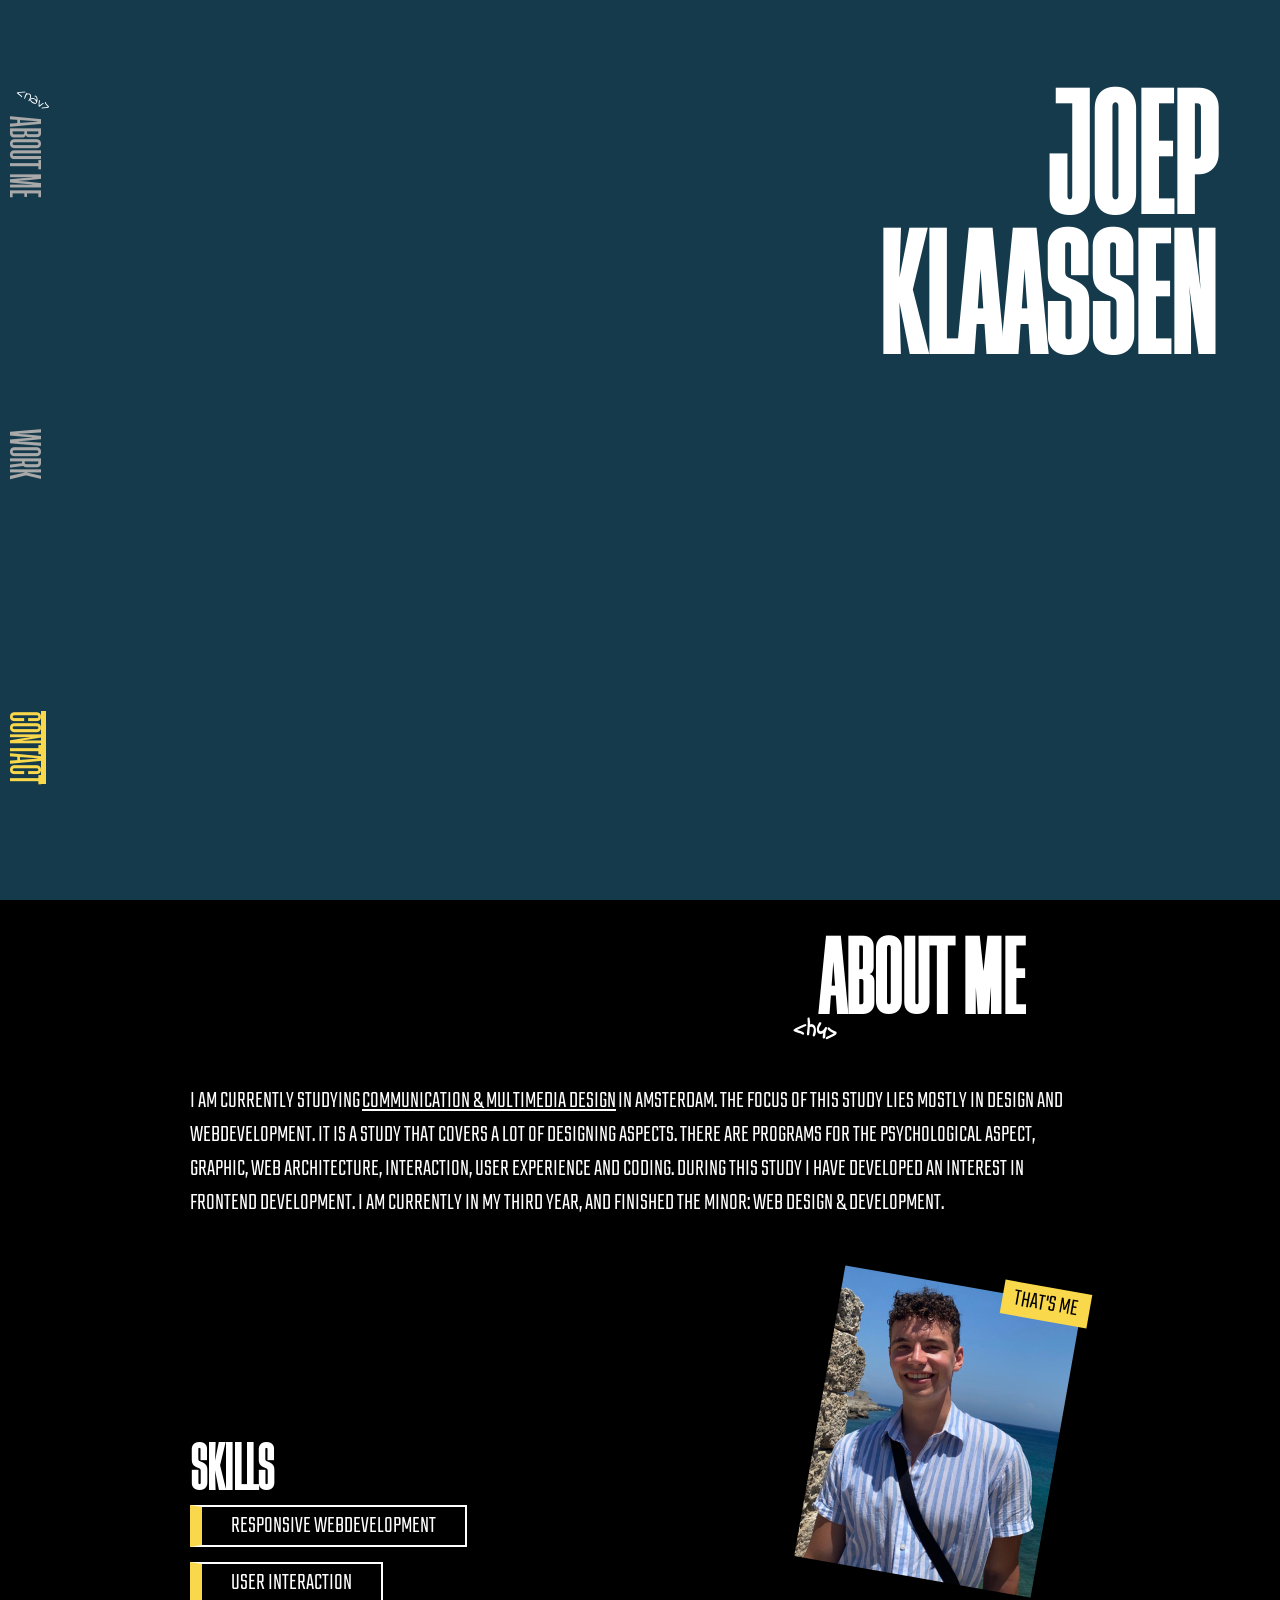
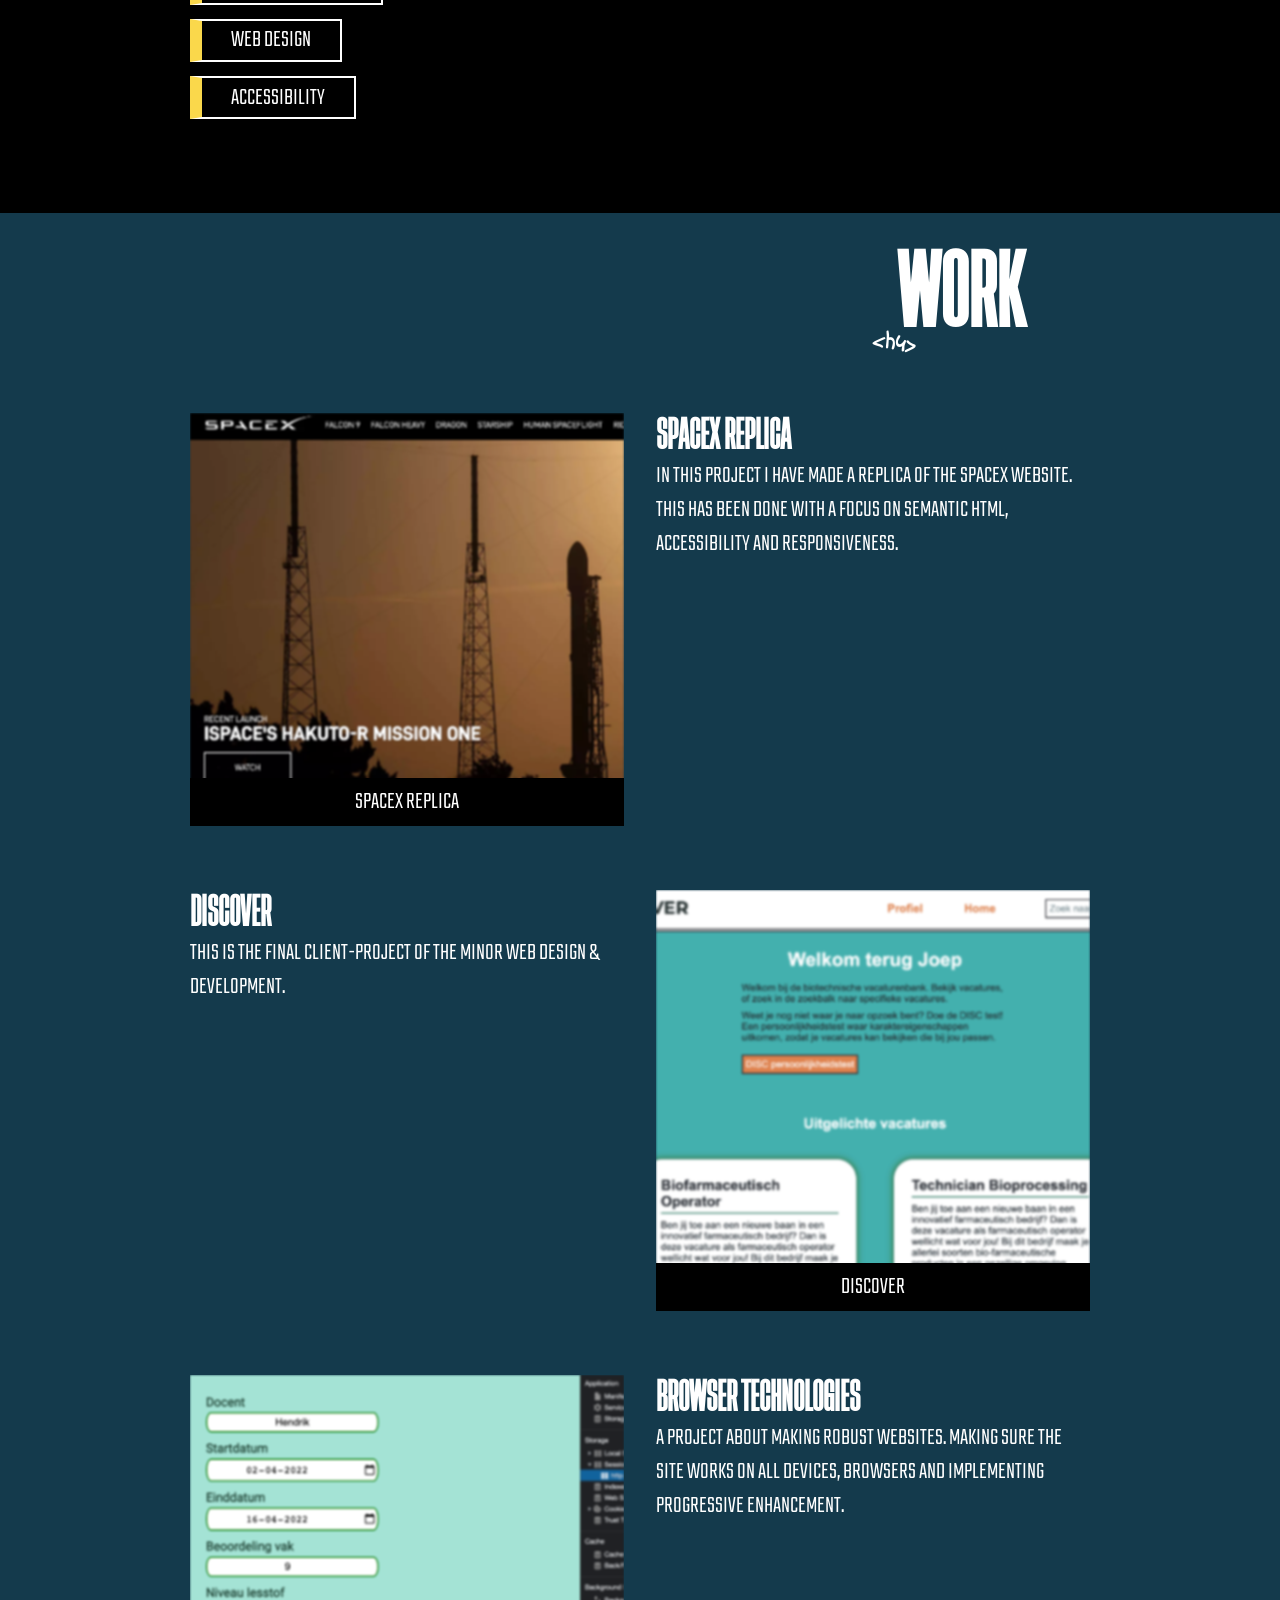
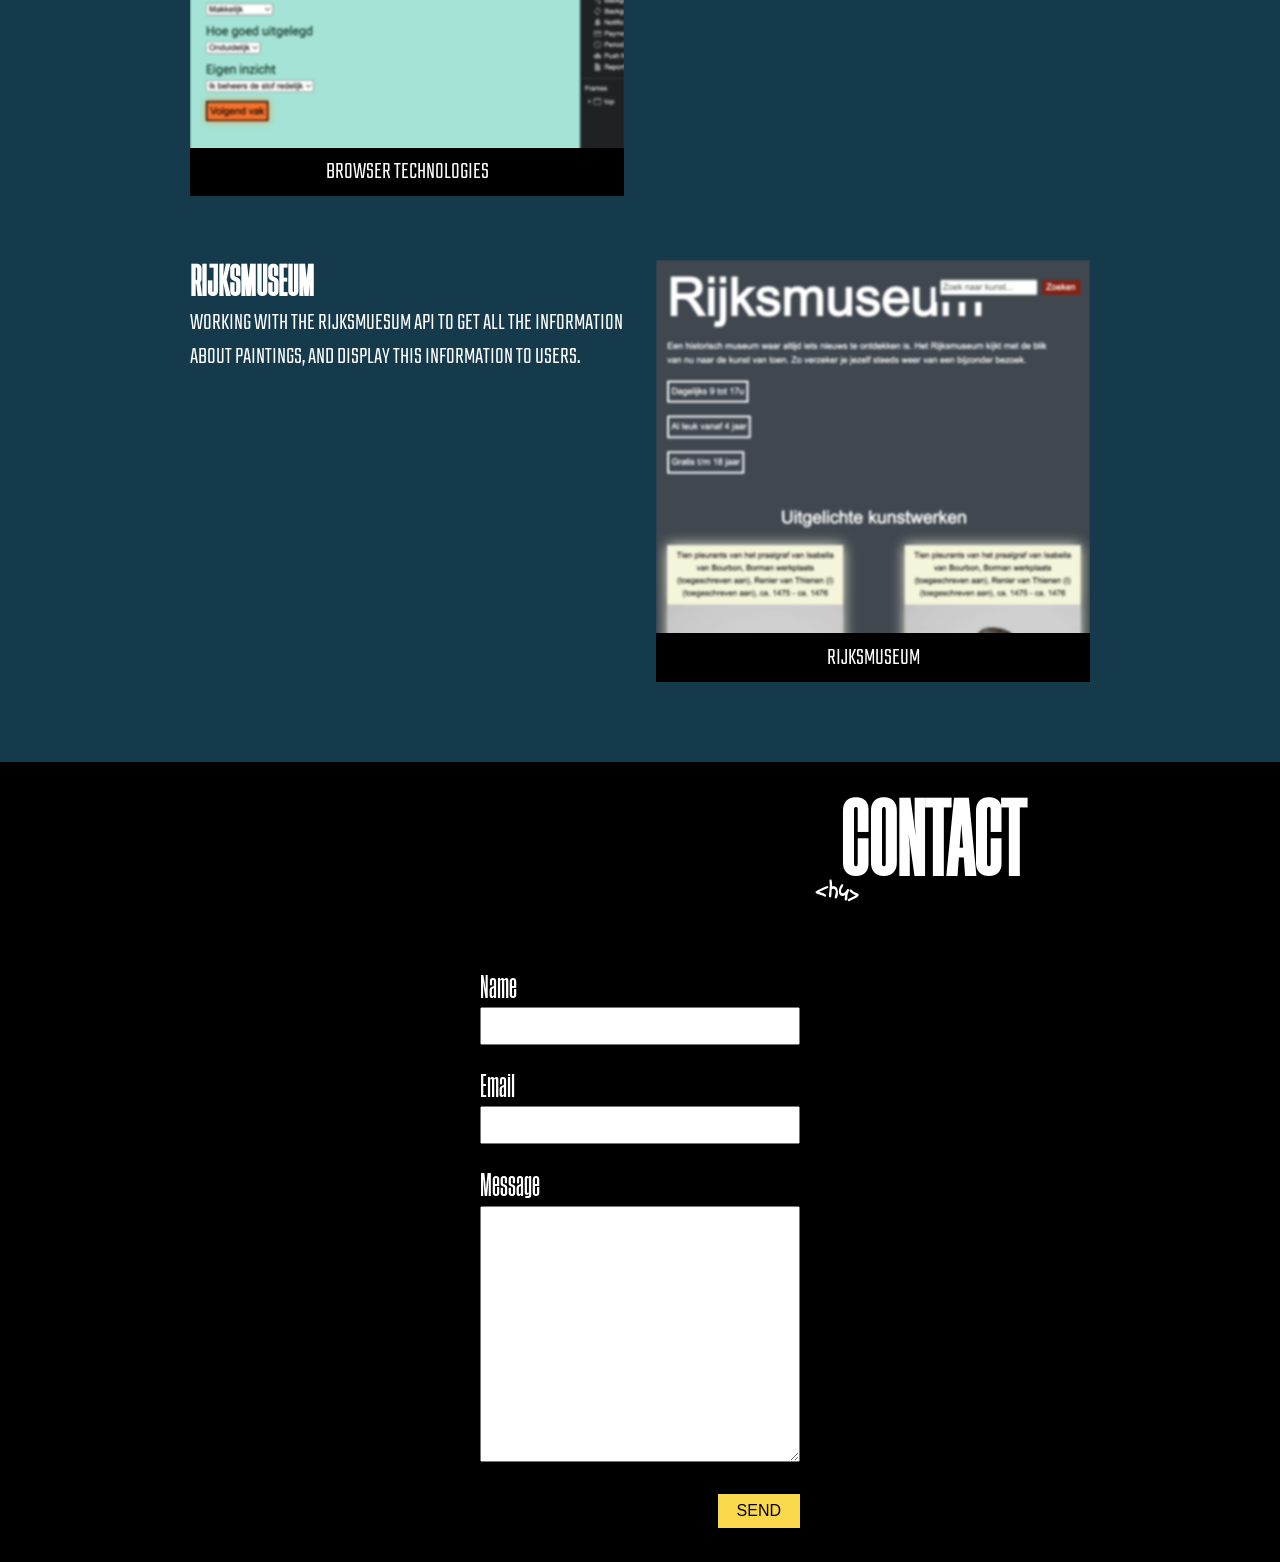
<file: index.html>
<!DOCTYPE html>
<html lang="en">
  <head>
    <meta charset="UTF-8" />
    <meta http-equiv="X-UA-Compatible" content="IE=edge" />
    <meta name="viewport" content="width=device-width, initial-scale=1.0" />
    <title>Joep Klaassen</title>
    <link rel="stylesheet" href="styles/index.css" />
  </head>
  <body>
    <header></header>

    <main>
      <aside>
        <nav>
          <a href="#aboutMe">About me</a>
          <a href="#work">Work</a>
          <a href="#contact">Contact</a>
        </nav>
      </aside>
      <section id="landing">
        <h1>Joep</h1>
        <h2>Klaassen</h2>
        <h3><span>Front</span><span>-</span><span>end</span></h3>
        <h3>
          <span>D</span><span>e</span><span>v</span><span>e</span><span>l</span
          ><span>o</span><span>p</span><span>e</span><span>r</span>
        </h3>
      </section>
      <section id="aboutMe">
        <h4>About me</h4>
        <div>
          <p>I am currently studying</p>
          <a href="https://www.hva.nl/opleiding/communication-and-multimedia-design/communication-and-multimedia-design.html" target="_blank">Communication & Multimedia Design</a>
          <p>
            in Amsterdam. The focus of this study lies mostly in design and
            webdevelopment. It is a study that covers a lot of designing
            aspects. There are programs for the psychological aspect, graphic,
            web architecture, interaction, user experience and coding. During
            this study I have developed an interest in frontend development. I
            am currently in my third year, and finished the minor: Web design &
            Development.
          </p>
          <img src="./images/portret.jpg" alt="Portret" />
          <p>That's me</p>
          <h5>Skills</h5>
          <ul>
            <li>
              <p>Responsive webdevelopment</p>
            </li>
            <li>
              <p>User interaction</p>
            </li>
            <li>
              <p>Web design</p>
            </li>
            <li>
              <p>Accessibility</p>
            </li>
          </ul>
        </div>
      </section>
      <section id="work">
        <h4>Work</h4>
        <ul>
          <li>
            <a href="https://joepkl.github.io/FvD/" target="blank"
              ><img src="./images/spaceX.png" alt="SpaceX"
            /></a>
            <p>SpaceX replica</p>
          </li>
          <li>
            <div>
              <h5>SpaceX replica</h5>
              <p>
                In this project I have made a replica of the SpaceX website.
                This has been done with a focus on semantic HTML, accessibility
                and responsiveness.
              </p>
            </div>
          </li>
          <li>
            <div>
              <h5>Discover</h5>
              <p>
                This is the final client-project of the minor Web design &
                development.
              </p>
            </div>
          </li>
          <li>
            <a href="https://github.com/Joepkl/Discover" target="blank"
              ><img src="./images/discover.png" alt="Discover"
            /></a>
            <p>Discover</p>
          </li>
          <li>
            <a
              href="https://github.com/Joepkl/browser-technologies-2122"
              target="blank"
              ><img
                src="./images/browsertechnologies.png"
                alt="Browser technologies"
            /></a>
            <p>Browser technologies</p>
          </li>
          <li>
            <div>
              <h5>Browser technologies</h5>
              <p>
                A project about making robust websites. Making sure the site
                works on all devices, browsers and implementing progressive
                enhancement.
              </p>
            </div>
          </li>
          <li>
            <div>
              <h5>Rijksmuseum</h5>
              <p>
                Working with the Rijksmuesum API to get all the information
                about paintings, and display this information to users.
              </p>
            </div>
          </li>
          <li>
            <a
              href="https://github.com/Joepkl/progressive-web-apps-2122"
              target="blank"
              ><img src="./images/rijksmuseum.png" alt="Rijksmuseum"
            /></a>
            <p>Rijksmuseum</p>
          </li>
        </ul>
      </section>
      <section id="contact">
        <h4>Contact</h4>

          <form action="https://formsubmit.co/c8ac03b15a0eca25122aaeaf09665200" method="POST" class="contact">
          <input type="hidden" name="_captcha" value="false" />
          <div class="form">
            <label for="name">Name</label>
            <input type="text" name="name" id="name" required autocomplete="off" />
          </div>
          <div class="form">
            <label for="email">Email</label>
            <input type="email" name="email" id="email" required autocomplete="off"/>
          </div>
          <div class="form">
            <label for="message">Message</label>
            <textarea name="message" cols="30" rows="2" id="message" required></textarea>
          </div>
          <button type="submit">Send</button>
        </form>
        </div>
      </section>

      <div id="cursorBox"></div>
    </main>

    <footer></footer>

    <script src="scripts/index.js"></script>
  </body>
</html>
</file>
<file: styles/index.css>
* {
  margin: 0;
  padding: 0;
}

:root {
  --detailColor: #fad84b;
  --backgroundColor: #143a4c;
  --backgroundColor2: #000000;
  --textColor: #ffffff;
  --grey: darkgrey;
}

@font-face {
  font-family: Tusker;
  src: url(../fonts/TuskerGrotesk-3500Medium.ttf);
}

@font-face {
  font-family: Indie;
  src: url(../fonts/IndieFlower-Regular.ttf);
}

@font-face {
  font-family: Teko;
  src: url(../fonts/Teko-Light.ttf);
}

html {
  scroll-behavior: smooth;
}

body {
  font-family: Tusker;
  width: 100%;
  height: 100%;
  overflow-x: hidden;
}

main {
  background-color: var(--backgroundColor);
}

/* Landingspagina */
section#landing {
  height: 100vh;
  min-height: 50em;
  position: relative;
}

h1,
h2 {
  color: var(--textColor);
  font-size: 7em;
  line-height: 1.1;
  position: relative;
  width: fit-content;
  text-transform: uppercase;
  margin-left: auto;
  margin-right: 0.5em;
}

h1 {
  padding-top: 1em;
}

h1::after,
h2::after {
  content: "";
  width: calc(100% + 0.5em);
  height: 100%;
  background-color: var(--detailColor);
  left: 0;
  position: absolute;
  transform: scaleX(0);
  transition: transform 0.5s;
  transform-origin: right;
}

h1.test::after,
h2.test::after {
  transform: scaleX(1);
  transform-origin: left;
}

/* Front end developer animatie */
h3 {
  color: var(--detailColor);
  font-size: 5em;
  line-height: 1.1;
  width: fit-content;
  margin: 1em 0.5em 0 auto;
  text-transform: uppercase;
}

h3 span {
  opacity: 0;
}

h3:first-of-type span.verschijn {
  opacity: 1;
}

h3:nth-of-type(2) span.typing {
  opacity: 1;
}

h3:nth-of-type(2) {
  margin-top: 0;
}

/* Muis volgen animatie */
#cursorBox {
  position: absolute;
  width: 15px;
  height: 15px;
  border: 3px solid white;
  pointer-events: none;
  transform: translate(-50%, -50%);
  border-radius: 50%;
  transition: 0s;
  opacity: 1;
  left: -3em;
}

div#cursorBox.mouseDown {
  width: 30px;
  height: 30px;
}

div#cursorBox.mobile {
  display: none;
}

/* Aside navigatie */
aside {
  position: sticky;
  top: 0;
  z-index: 9;
}

aside nav {
  height: 100vh;
  width: fit-content;
  display: flex;
  flex-direction: column;
  justify-content: space-around;
  align-items: start;
  position: absolute;
}

aside a:first-of-type::before {
  content: "<nav>";
  display: inline-block;
  writing-mode: horizontal-tb;
  transform: rotate(30deg);
  font-size: 0.5em;
  position: absolute;
  top: -1.8em;
  left: 1em;
  font-family: Indie;
  text-transform: lowercase;
  color: var(--textColor);
}

aside a {
  color: var(--grey);
  text-decoration: none;
  font-size: 2em;
  writing-mode: vertical-rl;
  position: relative;
  text-transform: uppercase;
  transition: .5s;
}

aside a:hover{
  color: var(--textColor);
}

aside a::after {
  content: "";
  background-color: var(--detailColor);
  width: 0.15em;
  height: 100%;
  position: absolute;
  top: 0;
  left: 90%;
  opacity: 0;
  transition: 0.5s;
}

/* Aside navigatie  active animatie */
aside a.active::after {
  opacity: 1;
}

aside a.active{
  color: var(--detailColor);
}





/* About me pagina */
section#aboutMe {
  background-color: var(--backgroundColor2);
}

h4 {
  color: var(--textColor);
  font-size: 5em;
  width: fit-content;
  text-transform: uppercase;
  margin: 0 0.5em 0.8em auto;
  line-height: 1;
  padding-top: 0.5em;
  position: relative;
  transition: 0.5s;
  opacity: 0;
  transform: rotate(30deg) translateY(0.5em);
}

h4::before {
  content: "<h4>";
  font-size: 0.3em;
  text-transform: lowercase;
  font-family: Indie;
  position: absolute;
  top: 100%;
  left: -1em;
  transform: rotate(10deg);
}

h5 {
  color: var(--textColor);
  font-family: Tusker;
  font-size: 3em;
  text-transform: uppercase;
  margin-top: 0.7em;
}

section#aboutMe div {
  margin-left: 5em;
  margin-right: 1.2em;
  max-width: 900px;
  position: relative;
}

div > p {
  font-family: Teko;
  text-transform: uppercase;
  color: var(--textColor);
  font-size: 1.5em;
  display: inline;
}

div > a {
  font-size: 1.5em;
  font-family: Teko;
  color: var(--textColor);
  width: fit-content;
  text-transform: uppercase;
  transition: .5s;
}

div a:hover{
  color: var(--detailColor);
}

section#aboutMe div > img {
  width: 10em;
  display: block;
  transform: rotate(10deg);
  margin: 4em 2em 0 auto;
  transition: 0.5s;
}

section#aboutMe div > img:hover {
  transform: scale(1.3);
}

section#aboutMe div > p:nth-of-type(3) {
  position: absolute;
  background-color: var(--detailColor);
  color: var(--backgroundColor2);
  padding: 0 0.5em;
  transform: rotate(10deg);
  bottom: 24em;
  right: 0;
}

section#aboutMe div > ul {
  padding-bottom: 5em;
  list-style: none;
}

section#aboutMe div > ul p {
  font-size: 1.5em;
  text-transform: uppercase;
  font-family: Teko;
  color: var(--textColor);
  width: fit-content;
  border: solid 0.1em var(--textColor);
  padding: 0.1em 1em;
  margin-bottom: 0.6em;
  transition: 0.5s;
}

section#aboutMe div > ul p:hover {
  transform: translateX(3em);
  color: var(--detailColor);
  border: solid 0.1em var(--detailColor);
}

section#aboutMe div > ul li p.skillsAnimatie{
  border-left: solid .5em var(--detailColor);
  padding: 0.1em 1.2em;
}





/* Work pagina */
section#work ul {
  list-style: none;
  margin-left: 5em;
}

section#work ul li {
  width: calc(100vw - 2em - 5em);
  margin-bottom: 2em;
  position: relative;
  overflow: hidden;
  transform: translateY(3em);
  opacity: 0;
  transition: 0.5s;
}

section#work ul img {
  width: 100%;
  filter: blur(1px);
  transition: 0.5s;
}

section#work ul a {
  height: 100%;
  display: block;
}

section#work ul li:last-of-type {
  margin-bottom: 5em;
}

section#work ul li > p {
  font-family: Teko;
  color: var(--textColor);
  background-color: var(--backgroundColor2);
  font-size: 1.5em;
  position: absolute;
  text-align: center;
  text-transform: uppercase;
  bottom: 0;
  width: 100%;
  padding: 0.3em 0;
  transition: 0.5s;
}

section#work ul li:hover p {
  transform: translateY(2em);
}

section#work ul li:hover img {
  transform: scale(1.1);
  filter: blur(0);
}

section#work h5 {
  margin-top: 0;
  font-size: 2em;
}

section #work p{
  font-size: 1em;
}



/* Beschrijvingen projecten zichtbaar alleen bij (min width desktop) */
section#work ul li:nth-of-type(2),
section#work ul li:nth-of-type(3),
section#work ul li:nth-of-type(6),
section#work ul li:nth-of-type(7) {
  display: none;
}





/* Contact pagina */
section#contact {
  min-height: 50em;
  background-color: var(--backgroundColor2);
}
section#contact ul p {
  font-size: 1.5em;
  color: var(--textColor);
  text-transform: uppercase;
  font-family: Teko;
}

section#contact > div {
  margin-left: 5em;
  margin-right: 1.2em;
  position: relative;
}


form{
  margin: 4em 2.5em 0 5em;
  position: relative;
}

form label{
  color: var(--textColor);
  font-size: 1.5em;
  margin-bottom: .1em;
  margin-top: 1em;
}

form input{
  font-size: 1.5em;
  font-family: Teko;
  padding: 0 .5em;
}

div.form{
  display: flex;
  flex-direction: column;
}

textarea{
  height: 10em;
  padding: .3em;
  font-size: 1.5em;
  font-family: Teko;
  color: var(--backgroundColor2);
}

button{
  background-color: var(--detailColor);
  border: none;
  padding: .3em 1em;
  text-transform: uppercase;
  font-size: 1em;
  margin-left: 5em;
  margin-top: 2em;
  cursor: pointer;
  color: var(--backgroundColor2);
  position: absolute;
  right: 0;
  transition: .5s;
  border: solid .2em var(--detailColor);
}

button:hover{
  box-shadow: inset 0 -55px 0 0 var(--backgroundColor2);
  color: var(--detailColor);
  border: solid .2em var(--detailColor);
}






/* Titel animatie */
.titelAnimatie {
  transform: rotate(0deg) translateX(0) translateY(0);
  opacity: 1;
}

/* Work animatie */
section#work ul li.workAnimatie {
  transform: translateY(0);
  opacity: 1;
}








/* Niet muis volgen bij tablet/mobiel */
@media only screen and (max-width: 960px) {
  #cursorBox {
    display: none;
  }
}

/* Geen hover interactie bij tablet/mobiel */
@media only screen and (max-width: 960px) {
  section#aboutMe div > ul p:hover{
    transform: translateX(3em);
    color: var(--textColor);
    border: solid 0.1em var(--textColor);
  }
  section#aboutMe div > img:hover {
    transform: rotate(10deg) scale(1);
  }
  section#aboutMe div > ul p:hover {
    transform: translateX(0);
  }
  section#work ul li:hover p {
    transform: translateY(0);
  }
  section#work ul li:hover img {
    transform: scale(1);
    filter: blur(1px);
  }
}

/* Breakpoint fixes */
@media only screen and (max-width: 380px) {
  h1,
  h2 {
    font-size: 6em;
    margin-right: 0.3em;
  }
  h3 {
    font-size: 4em;
    margin-right: 1em;
  }
}


@media only screen and (min-width: 500px){
  form{
    width: 20em;
    margin: 4em auto 0 auto;
  }
}



@media only screen and (min-width: 600px) {
  h3 {
    margin: .3em auto 0 2em;
    font-size: 6em;
  }
  h1,
  h2 {
    font-size: 8em;
  }
  h1 {
    padding-top: 0.7em;
  }

  section#aboutMe div > img {
    width: 15em;
  }
  section#aboutMe h5 {
    margin-top: -0.5em;
  }
  section#aboutMe div > p:nth-of-type(3) {
    bottom: 25.5em;
  }
  section#work ul {
    display: flex;
    flex-wrap: wrap;
    gap: 2em;
    margin-right: 2em;
  }
  section#work ul li {
    width: calc(50vw - 4.5em);
  }
  section#work ul li:nth-of-type(3) {
    margin-bottom: 5em;
  }
  section#work ul li:nth-of-type(2),
  section#work ul li:nth-of-type(3),
  section#work ul li:nth-of-type(6),
  section#work ul li:nth-of-type(7) {
    display: block;
  }
}


@media only screen and (min-width: 800px) {
  section#aboutMe h5 {
    margin-top: -3em;
  }
  section#aboutMe div > p:nth-of-type(3) {
    bottom: 20.5em;
  }
}

@media only screen and (min-width: 980px) {
  h4 {
    margin-right: 2em;
  }
  h3 {
    margin: 20vh auto 0 20vw;
  }
  section#aboutMe div {
    margin-left: 11em;
    margin-right: 8em;
  }
  section#work ul {
    margin-left: 11em;
    margin-right: 8em;
    margin-top: 5em;
  }
  section#work ul li {
    width: calc(50% - 1em);
  }
}

@media only screen and (min-width: 1200px) {
  h4 {
    margin-right: 20vw;
  }
  section#aboutMe div {
    margin-left: 20vw;
    margin-right: 20vw;
  }
  section#work ul {
    margin: 0 auto;
    margin-top: 5em;
    max-width: 900px;
  }
  section#work ul li {
    width: calc(50% - 1em);
  }
  section#aboutMe div{
    margin: 0 auto;
  }
}

@media only screen and (min-width: 1500px){
  h1, h2{
    margin-right: 30vw;
  }
  h3{
    margin-left: 30vw;
  }

}
</file>
